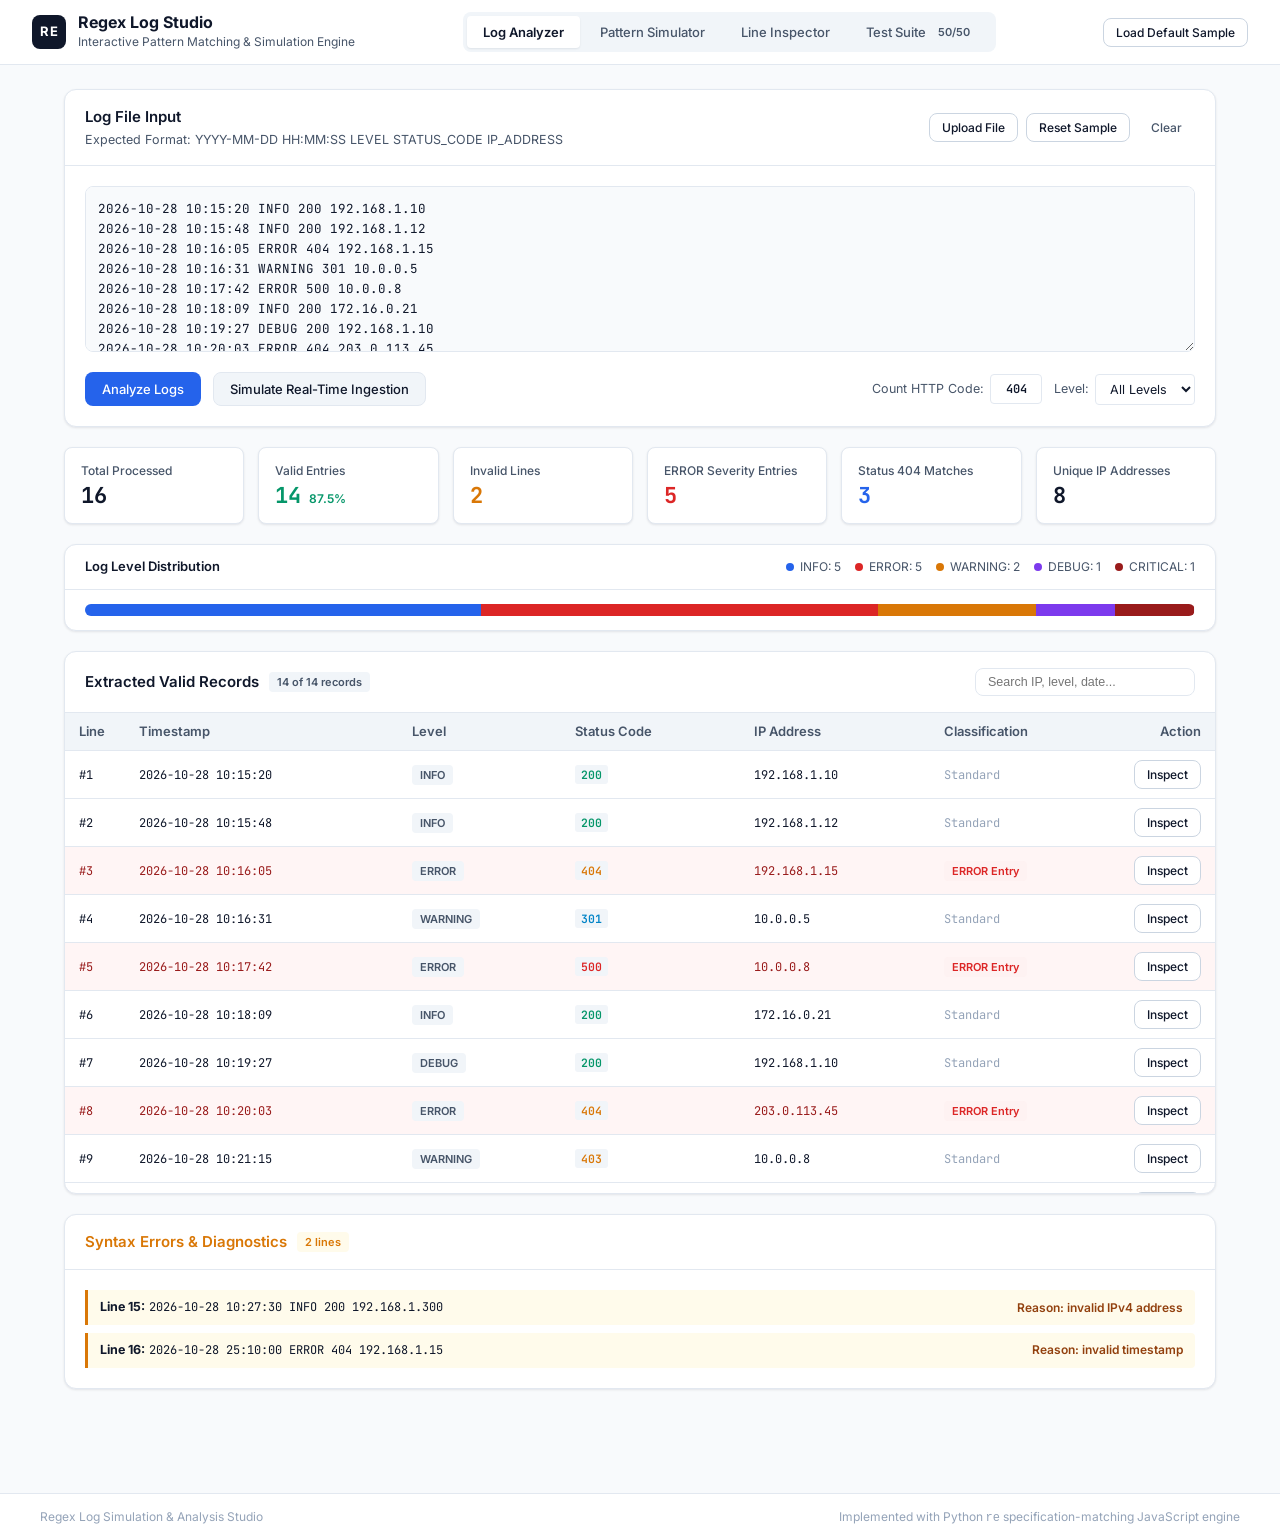
<file: index.html>
<!DOCTYPE html>
<html lang="en">
<head>
  <meta charset="UTF-8">
  <meta name="viewport" content="width=device-width, initial-scale=1.0">
  <title>Regex Log Simulation & Analysis Studio</title>
  <link rel="preconnect" href="https://fonts.googleapis.com">
  <link rel="preconnect" href="https://fonts.gstatic.com" crossorigin>
  <link href="https://fonts.googleapis.com/css2?family=Inter:wght@400;500;600;700&family=JetBrains+Mono:wght@400;500;600&display=swap" rel="stylesheet">
  <link rel="stylesheet" href="style.css">
</head>
<body>

  <!-- Top Navigation Header -->
  <header class="navbar">
    <div class="nav-brand">
      <div class="brand-mark">RE</div>
      <div class="brand-text">
        <h1 class="brand-title">Regex Log Studio</h1>
        <p class="brand-tagline">Interactive Pattern Matching & Simulation Engine</p>
      </div>
    </div>

    <div class="nav-links" role="tablist">
      <button class="nav-tab active" data-tab="analyzer" role="tab" aria-selected="true">
        Log Analyzer
      </button>
      <button class="nav-tab" data-tab="simulator" role="tab" aria-selected="false">
        Pattern Simulator
      </button>
      <button class="nav-tab" data-tab="inspector" data-tab="inspector" role="tab" aria-selected="false">
        Line Inspector
      </button>
      <button class="nav-tab" data-tab="tests" role="tab" aria-selected="false">
        Test Suite <span class="tab-chip" id="test-chip-count">50/50</span>
      </button>
    </div>

    <div class="nav-actions">
      <button id="btn-quick-sample" class="btn btn-outline btn-sm">Load Default Sample</button>
    </div>
  </header>

  <!-- Main Content Body -->
  <main class="page-container">

    <!-- ==================== TAB 1: LOG ANALYZER ==================== -->
    <section id="tab-analyzer" class="view-panel active">
      
      <!-- Input Panel -->
      <div class="panel">
        <div class="panel-header">
          <div>
            <h2 class="panel-title">Log File Input</h2>
            <p class="panel-desc">Expected Format: YYYY-MM-DD HH:MM:SS LEVEL STATUS_CODE IP_ADDRESS</p>
          </div>
          <div class="panel-actions">
            <button id="btn-upload-file" class="btn btn-outline btn-sm">Upload File</button>
            <input type="file" id="file-input" accept=".txt,.log" class="hidden-input">
            <button id="btn-reset-sample" class="btn btn-outline btn-sm">Reset Sample</button>
            <button id="btn-clear-input" class="btn btn-ghost btn-sm">Clear</button>
          </div>
        </div>

        <div class="panel-body">
          <textarea id="log-input" class="code-editor" rows="7" spellcheck="false" placeholder="Paste or type log entries here..."></textarea>
          
          <div class="filter-toolbar">
            <div class="toolbar-left">
              <button id="btn-analyze" class="btn btn-primary">Analyze Logs</button>
              <button id="btn-simulate-stream" class="btn btn-secondary">
                <span id="stream-btn-text">Simulate Real-Time Ingestion</span>
              </button>
            </div>

            <div class="toolbar-right">
              <div class="field-inline">
                <label for="input-target-code">Count HTTP Code:</label>
                <input type="text" id="input-target-code" value="404" maxlength="3" class="input-inline">
              </div>

              <div class="field-inline">
                <label for="select-level-filter">Level:</label>
                <select id="select-level-filter" class="select-inline">
                  <option value="ALL">All Levels</option>
                  <option value="INFO">INFO</option>
                  <option value="ERROR">ERROR</option>
                  <option value="WARNING">WARNING</option>
                  <option value="DEBUG">DEBUG</option>
                  <option value="CRITICAL">CRITICAL</option>
                </select>
              </div>
            </div>
          </div>
        </div>
      </div>

      <!-- Real-time Ingestion Progress Bar (Active only during stream) -->
      <div id="stream-banner" class="stream-banner hidden">
        <div class="stream-meta">
          <span>Processing line <b id="stream-line-cur">0</b> of <b id="stream-line-total">0</b></span>
          <span class="pill pill-info">Ingesting Stream</span>
        </div>
        <div class="progress-track">
          <div id="stream-progress-bar" class="progress-fill" style="width: 0%;"></div>
        </div>
      </div>

      <!-- Summary Metrics Grid -->
      <div class="metrics-row">
        <div class="metric-box">
          <span class="metric-label">Total Processed</span>
          <span class="metric-number" id="stat-total">16</span>
        </div>

        <div class="metric-box">
          <span class="metric-label">Valid Entries</span>
          <div class="metric-group">
            <span class="metric-number text-success" id="stat-valid">14</span>
            <span class="metric-sub text-success" id="stat-valid-rate">87.5%</span>
          </div>
        </div>

        <div class="metric-box">
          <span class="metric-label">Invalid Lines</span>
          <span class="metric-number text-warning" id="stat-invalid">2</span>
        </div>

        <div class="metric-box">
          <span class="metric-label">ERROR Severity Entries</span>
          <span class="metric-number text-danger" id="stat-errors">5</span>
        </div>

        <div class="metric-box">
          <span class="metric-label" id="stat-code-title">Status 404 Matches</span>
          <span class="metric-number text-primary" id="stat-code-count">3</span>
        </div>

        <div class="metric-box">
          <span class="metric-label">Unique IP Addresses</span>
          <span class="metric-number" id="stat-unique-ips">8</span>
        </div>
      </div>

      <!-- Level Distribution Bar -->
      <div class="panel">
        <div class="panel-header compact">
          <h3 class="panel-title-sm">Log Level Distribution</h3>
          <div id="level-legend" class="level-legend"></div>
        </div>
        <div class="panel-body compact">
          <div id="distribution-track" class="distribution-track"></div>
        </div>
      </div>

      <!-- Parsed Records Table -->
      <div class="panel">
        <div class="panel-header">
          <div class="title-with-count">
            <h3 class="panel-title">Extracted Valid Records</h3>
            <span class="badge" id="table-count-badge">14 records</span>
          </div>
          <div class="search-wrap">
            <input type="text" id="table-search" placeholder="Search IP, level, date..." class="input-search">
          </div>
        </div>

        <div class="table-wrap">
          <table class="data-table" id="table-records">
            <thead>
              <tr>
                <th style="width: 60px;">Line</th>
                <th>Timestamp</th>
                <th>Level</th>
                <th>Status Code</th>
                <th>IP Address</th>
                <th>Classification</th>
                <th style="width: 80px; text-align: right;">Action</th>
              </tr>
            </thead>
            <tbody id="table-records-body">
              <!-- Rendered via JS -->
            </tbody>
          </table>
        </div>
      </div>

      <!-- Invalid Lines Diagnostic Report -->
      <div class="panel" id="invalid-panel">
        <div class="panel-header">
          <div class="title-with-count">
            <h3 class="panel-title text-warning">Syntax Errors & Diagnostics</h3>
            <span class="badge badge-warning" id="invalid-count-badge">2 lines</span>
          </div>
        </div>
        <div class="panel-body">
          <div id="invalid-list" class="invalid-list">
            <!-- Rendered via JS -->
          </div>
        </div>
      </div>

    </section>

    <!-- ==================== TAB 2: PATTERN SIMULATOR ==================== -->
    <section id="tab-simulator" class="view-panel">
      <div class="panel">
        <div class="panel-header">
          <div>
            <h2 class="panel-title">Interactive Regular Expression Simulator</h2>
            <p class="panel-desc">Select any of the 5 regular expressions to inspect its structure and simulate test inputs live.</p>
          </div>
        </div>

        <div class="panel-body">
          <!-- Pattern Selector Tabs -->
          <div class="pattern-selector-bar">
            <button class="pattern-btn active" data-pattern-id="1">Regex 1: Timestamp</button>
            <button class="pattern-btn" data-pattern-id="2">Regex 2: IPv4 Address</button>
            <button class="pattern-btn" data-pattern-id="3">Regex 3: Log Level</button>
            <button class="pattern-btn" data-pattern-id="4">Regex 4: HTTP Status</button>
            <button class="pattern-btn" data-pattern-id="5">Regex 5: Error Entry</button>
          </div>

          <!-- Active Pattern Information Card -->
          <div class="pattern-spec-card">
            <div class="spec-row">
              <span class="spec-label">Pattern Name:</span>
              <span class="spec-value" id="sim-pat-name">Regex 1: Timestamp</span>
            </div>
            <div class="spec-row">
              <span class="spec-label">Formal Regular Expression:</span>
              <code class="spec-code" id="sim-pat-regex">\d{4}-(0[1-9]|1[0-2])-(0[1-9]|[12]\d|3[01]) ([01]\d|2[0-3]):[0-5]\d:[0-5]\d</code>
            </div>
            <div class="spec-row">
              <span class="spec-label">Explanation:</span>
              <span class="spec-desc" id="sim-pat-desc">Matches strict ISO dates (YYYY-MM-DD) with valid calendar months (01-12), valid days (01-31), and 24-hour time (00:00:00 to 23:59:59).</span>
            </div>
          </div>

          <!-- Live Input Test Bench -->
          <div class="sim-testbench">
            <label for="sim-test-input" class="field-label">Test Input String:</label>
            <div class="sim-input-row">
              <input type="text" id="sim-test-input" class="input-code" value="2026-10-28 10:15:20" spellcheck="false">
              <div id="sim-result-indicator" class="result-indicator valid">MATCH</div>
            </div>

            <!-- Quick Presets -->
            <div class="preset-row">
              <span class="preset-label">Quick Samples:</span>
              <div id="sim-preset-chips" class="preset-chips"></div>
            </div>

            <!-- Detailed Match Diagnostics -->
            <div class="sim-diagnostic-card" id="sim-diagnostic-card">
              <div class="diag-header">
                <span class="diag-title">Simulation Breakdown</span>
                <span id="sim-diag-status" class="diag-status text-success">Valid string recognized by regex</span>
              </div>
              <p id="sim-diag-detail" class="diag-detail">The input strictly satisfies every component of the formal pattern.</p>
            </div>
          </div>
        </div>
      </div>
    </section>

    <!-- ==================== TAB 3: SINGLE LINE INSPECTOR ==================== -->
    <section id="tab-inspector" class="view-panel">
      <div class="panel">
        <div class="panel-header">
          <div>
            <h2 class="panel-title">Single Line Inspector & Field Validator</h2>
            <p class="panel-desc">Verifies complete log lines and tests each component against its sub-expression.</p>
          </div>
        </div>

        <div class="panel-body">
          <div class="inspector-box">
            <label for="inspector-line-input" class="field-label">Log Line to Inspect:</label>
            <div class="inspector-input-row">
              <input type="text" id="inspector-line-input" class="input-code input-lg" value="2026-10-28 10:16:05 ERROR 404 192.168.1.15" spellcheck="false">
              <button id="btn-inspect-action" class="btn btn-primary">Validate</button>
            </div>

            <div class="preset-row">
              <span class="preset-label">Test Presets:</span>
              <div class="preset-chips">
                <button class="chip-btn" data-preset="2026-10-28 10:15:20 INFO 200 192.168.1.10">Valid INFO</button>
                <button class="chip-btn" data-preset="2026-10-28 10:16:31 WARNING 301 10.0.0.5">Valid WARNING</button>
                <button class="chip-btn" data-preset="2026-10-28 10:17:42 ERROR 500 10.0.0.8">Valid ERROR (500)</button>
                <button class="chip-btn" data-preset="2026-10-28 10:15:20 INFO 200 192.168.1.300">Invalid IP (300)</button>
                <button class="chip-btn" data-preset="2026-10-28 25:10:00 ERROR 404 192.168.1.15">Invalid Hour (25)</button>
                <button class="chip-btn" data-preset="2026-10-28 10:15:20 FATAL 200 192.168.1.10">Invalid Level (FATAL)</button>
              </div>
            </div>
          </div>

          <!-- Overall Result Banner -->
          <div id="inspector-banner" class="status-banner valid">
            <div class="banner-badge" id="inspector-badge">VALID</div>
            <div class="banner-text">
              <h4 class="banner-heading" id="inspector-heading">Valid Log Record</h4>
              <p class="banner-sub" id="inspector-sub">All components match their respective regular expressions.</p>
            </div>
          </div>

          <!-- Component Field Cards -->
          <div class="field-validation-grid">
            <div class="field-card" id="fcard-ts">
              <div class="fcard-header">
                <span class="fcard-tag">Regex 1</span>
                <span class="fcard-status text-success" id="fstatus-ts">Valid</span>
              </div>
              <span class="fcard-name">Timestamp</span>
              <code class="fcard-val" id="fval-ts">2026-10-28 10:16:05</code>
              <span class="fcard-note" id="fnote-ts">Valid date & time syntax</span>
            </div>

            <div class="field-card" id="fcard-level">
              <div class="fcard-header">
                <span class="fcard-tag">Regex 3</span>
                <span class="fcard-status text-success" id="fstatus-level">Valid</span>
              </div>
              <span class="fcard-name">Log Level</span>
              <code class="fcard-val" id="fval-level">ERROR</code>
              <span class="fcard-note" id="fnote-level">Recognized severity level</span>
            </div>

            <div class="field-card" id="fcard-code">
              <div class="fcard-header">
                <span class="fcard-tag">Regex 4</span>
                <span class="fcard-status text-success" id="fstatus-code">Valid</span>
              </div>
              <span class="fcard-name">Status Code</span>
              <code class="fcard-val" id="fval-code">404</code>
              <span class="fcard-note" id="fnote-code">Standard 100-599 range</span>
            </div>

            <div class="field-card" id="fcard-ip">
              <div class="fcard-header">
                <span class="fcard-tag">Regex 2</span>
                <span class="fcard-status text-success" id="fstatus-ip">Valid</span>
              </div>
              <span class="fcard-name">IPv4 Address</span>
              <code class="fcard-val" id="fval-ip">192.168.1.15</code>
              <span class="fcard-note" id="fnote-ip">Octets 0-255 without leading zero</span>
            </div>

            <div class="field-card" id="fcard-error">
              <div class="fcard-header">
                <span class="fcard-tag">Regex 5</span>
                <span class="fcard-status text-danger" id="fstatus-error">Matched</span>
              </div>
              <span class="fcard-name">Error Entry Rule</span>
              <code class="fcard-val" id="fval-error">YES</code>
              <span class="fcard-note" id="fnote-error">High-priority ERROR line</span>
            </div>
          </div>
        </div>
      </div>
    </section>

    <!-- ==================== TAB 4: 50 TEST CASES ==================== -->
    <section id="tab-tests" class="view-panel">
      <div class="panel">
        <div class="panel-header">
          <div>
            <h2 class="panel-title">Verification Test Suite (50 Scenarios)</h2>
            <p class="panel-desc">5 Regular Expressions × (5 Valid + 5 Invalid) = 50 automated test cases.</p>
          </div>
          <div class="panel-actions">
            <button id="btn-run-all-tests" class="btn btn-primary btn-sm">Run All 50 Tests</button>
          </div>
        </div>

        <div class="panel-body">
          <!-- Filter Tabs -->
          <div class="test-filter-bar">
            <button class="test-tab-btn active" data-suite="all">All Tests (50)</button>
            <button class="test-tab-btn" data-suite="1">Regex 1: Timestamp (10)</button>
            <button class="test-tab-btn" data-suite="2">Regex 2: IPv4 (10)</button>
            <button class="test-tab-btn" data-suite="3">Regex 3: Level (10)</button>
            <button class="test-tab-btn" data-suite="4">Regex 4: Status (10)</button>
            <button class="test-tab-btn" data-suite="5">Regex 5: Error Entry (10)</button>
          </div>

          <!-- Test Summary Cards -->
          <div class="test-score-row">
            <div class="score-box">
              <span class="score-title">Passed Cases</span>
              <span class="score-figure text-success" id="test-passed-stat">50 / 50</span>
            </div>
            <div class="score-box">
              <span class="score-title">Pass Rate</span>
              <span class="score-figure text-primary" id="test-rate-stat">100.0%</span>
            </div>
            <div class="score-box">
              <span class="score-title">Failed Cases</span>
              <span class="score-figure text-muted" id="test-failed-stat">0</span>
            </div>
          </div>

          <!-- Test Table -->
          <div class="table-wrap">
            <table class="data-table" id="table-tests">
              <thead>
                <tr>
                  <th style="width: 50px;">#</th>
                  <th>Regex Name</th>
                  <th>Input String</th>
                  <th>Expected</th>
                  <th>Actual</th>
                  <th>Note</th>
                  <th style="width: 80px;">Result</th>
                </tr>
              </thead>
              <tbody id="table-tests-body">
                <!-- Rendered via JS -->
              </tbody>
            </table>
          </div>
        </div>
      </div>
    </section>

  </main>

  <!-- Clean Footer -->
  <footer class="footer">
    <div class="footer-wrap">
      <span>Regex Log Simulation & Analysis Studio</span>
      <span>Implemented with Python <code>re</code> specification-matching JavaScript engine</span>
    </div>
  </footer>

  <script src="app.js"></script>
</body>
</html>
</file>
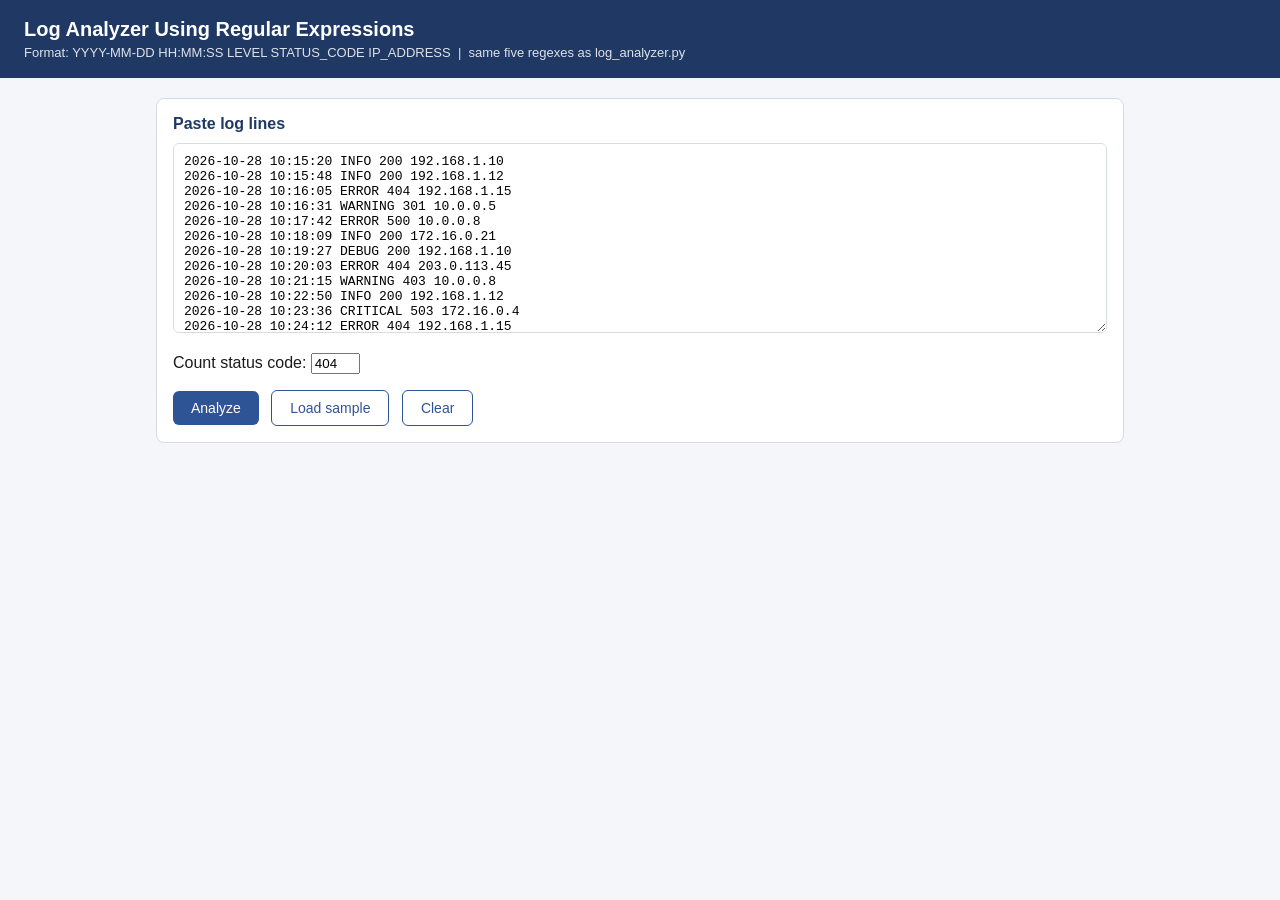
<file: log_analyzer.html>
<!DOCTYPE html>
<html lang="en">
<head>
<meta charset="UTF-8">
<meta name="viewport" content="width=device-width, initial-scale=1">
<title>Log Analyzer Using Regular Expressions</title>
<style>
  :root { --navy:#1F3864; --blue:#2F5496; --bg:#F4F6FA; --line:#D5DBE7; --err:#C00000; }
  * { box-sizing: border-box; }
  body { margin:0; font-family: "Segoe UI", Arial, sans-serif; background:var(--bg); color:#1b1b1b; }
  header { background:var(--navy); color:#fff; padding:18px 24px; }
  header h1 { margin:0; font-size:20px; }
  header p { margin:4px 0 0; font-size:13px; opacity:.85; }
  main { max-width:1000px; margin:20px auto; padding:0 16px 40px; }
  .card { background:#fff; border:1px solid var(--line); border-radius:8px; padding:16px; margin-bottom:16px; }
  textarea { width:100%; height:190px; font-family: Consolas, "Courier New", monospace; font-size:13px; padding:10px; border:1px solid var(--line); border-radius:6px; resize:vertical; }
  button { background:var(--blue); color:#fff; border:0; border-radius:6px; padding:9px 18px; font-size:14px; cursor:pointer; margin-right:8px; }
  button.secondary { background:#fff; color:var(--blue); border:1px solid var(--blue); }
  .stats { display:grid; grid-template-columns:repeat(auto-fit,minmax(130px,1fr)); gap:10px; }
  .stat { background:var(--bg); border-radius:6px; padding:10px; text-align:center; }
  .stat b { display:block; font-size:22px; color:var(--navy); }
  .stat span { font-size:12px; color:#555; }
  table { width:100%; border-collapse:collapse; font-size:13px; }
  th { background:var(--navy); color:#fff; text-align:left; padding:7px 9px; }
  td { padding:6px 9px; border-bottom:1px solid var(--line); font-family: Consolas, monospace; }
  tr.error td { background:#FDE9E9; color:var(--err); font-weight:600; }
  .bad { background:#FFF4E5; border-left:4px solid #E08A00; padding:8px 10px; margin:6px 0; font-family:Consolas,monospace; font-size:13px; }
  h2 { font-size:16px; color:var(--navy); margin:0 0 10px; }
  .hidden { display:none; }
  code { font-family:Consolas,monospace; }
</style>
</head>
<body>
<header>
  <h1>Log Analyzer Using Regular Expressions</h1>
  <p>Format: YYYY-MM-DD HH:MM:SS LEVEL STATUS_CODE IP_ADDRESS &nbsp;|&nbsp; same five regexes as log_analyzer.py</p>
</header>
<main>
  <div class="card">
    <h2>Paste log lines</h2>
    <textarea id="input" spellcheck="false"></textarea>
    <p>
      <label>Count status code: <input id="code" value="404" size="4"></label>
    </p>
    <button id="analyze">Analyze</button>
    <button id="sample" class="secondary">Load sample</button>
    <button id="clear" class="secondary">Clear</button>
  </div>

  <div id="results" class="hidden">
    <div class="card"><h2>Summary</h2><div class="stats" id="stats"></div></div>
    <div class="card"><h2>Extracted records (ERROR rows highlighted)</h2>
      <table><thead><tr><th>Line</th><th>Timestamp</th><th>Level</th><th>Code</th><th>IP address</th></tr></thead><tbody id="rows"></tbody></table>
    </div>
    <div class="card"><h2>Invalid lines</h2><div id="invalid"></div></div>
  </div>
</main>

<script>
// ---------- CORE (same patterns as log_analyzer.py) ----------
const TIMESTAMP = String.raw`\d{4}-(0[1-9]|1[0-2])-(0[1-9]|[12]\d|3[01]) ([01]\d|2[0-3]):[0-5]\d:[0-5]\d`;
const OCTET = String.raw`(25[0-5]|2[0-4]\d|1\d\d|[1-9]?\d)`;
const IPV4 = '(' + OCTET + String.raw`\.){3}` + OCTET;
const LEVEL = String.raw`\b(DEBUG|INFO|WARNING|ERROR|CRITICAL)\b`;
const STATUS = String.raw`[1-5]\d{2}`;
const ERROR_ENTRY = '^' + TIMESTAMP + ' ERROR ' + STATUS + ' ' + IPV4 + '$';
const LINE = new RegExp('^(?<ts>' + TIMESTAMP + ') (?<level>' + LEVEL + ') (?<code>' + STATUS + ') (?<ip>' + IPV4 + ')$');
const ERROR_RE = new RegExp(ERROR_ENTRY);
const full = (p, s) => new RegExp('^(?:' + p + ')$').test(s);

function diagnose(line) {
  const parts = line.split(' ');
  if (parts.length !== 5) return 'expected 5 fields: date time level code ip';
  if (!full(TIMESTAMP, parts[0] + ' ' + parts[1])) return 'invalid timestamp';
  if (!full(LEVEL, parts[2])) return 'unknown log level';
  if (!full(STATUS, parts[3])) return 'invalid status code';
  if (!full(IPV4, parts[4])) return 'invalid IPv4 address';
  return 'does not match the log format';
}

function analyse(text, wantedCode) {
  const lines = text.split('\n').map(l => l.replace(/\r$/, '')).filter(l => l.trim() !== '');
  const records = [], invalid = [], levels = {};
  let errors = 0;
  lines.forEach((line, i) => {
    const m = LINE.exec(line);
    if (m) {
      const isErr = ERROR_RE.test(line);
      if (isErr) errors++;
      levels[m.groups.level] = (levels[m.groups.level] || 0) + 1;
      records.push({ n: i + 1, ts: m.groups.ts, level: m.groups.level, code: m.groups.code, ip: m.groups.ip, isErr });
    } else {
      invalid.push({ n: i + 1, line, reason: diagnose(line) });
    }
  });
  return {
    total: lines.length, records, invalid, errors, levels,
    withCode: records.filter(r => r.code === wantedCode).length,
    uniqueIps: new Set(records.map(r => r.ip)).size
  };
}
// ---------- END CORE ----------

const SAMPLE = `2026-10-28 10:15:20 INFO 200 192.168.1.10
2026-10-28 10:15:48 INFO 200 192.168.1.12
2026-10-28 10:16:05 ERROR 404 192.168.1.15
2026-10-28 10:16:31 WARNING 301 10.0.0.5
2026-10-28 10:17:42 ERROR 500 10.0.0.8
2026-10-28 10:18:09 INFO 200 172.16.0.21
2026-10-28 10:19:27 DEBUG 200 192.168.1.10
2026-10-28 10:20:03 ERROR 404 203.0.113.45
2026-10-28 10:21:15 WARNING 403 10.0.0.8
2026-10-28 10:22:50 INFO 200 192.168.1.12
2026-10-28 10:23:36 CRITICAL 503 172.16.0.4
2026-10-28 10:24:12 ERROR 404 192.168.1.15
2026-10-28 10:25:44 INFO 304 10.0.0.5
2026-10-28 10:26:58 ERROR 500 172.16.0.21
2026-10-28 10:27:30 INFO 200 192.168.1.300
2026-10-28 25:10:00 ERROR 404 192.168.1.15`;

const $ = id => document.getElementById(id);
function esc(s) { return s.replace(/[&<>]/g, c => ({ '&': '&amp;', '<': '&lt;', '>': '&gt;' }[c])); }

function render() {
  const wanted = $('code').value.trim() || '404';
  const r = analyse($('input').value, wanted);
  const stat = (v, l) => `<div class="stat"><b>${v}</b><span>${l}</span></div>`;
  $('stats').innerHTML =
    stat(r.total, 'lines processed') + stat(r.records.length, 'valid lines') + stat(r.invalid.length, 'invalid lines') +
    stat(r.errors, 'ERROR entries') + stat(r.withCode, 'entries with code ' + esc(wanted)) + stat(r.uniqueIps, 'unique IPs');
  $('rows').innerHTML = r.records.map(x =>
    `<tr class="${x.isErr ? 'error' : ''}"><td>${x.n}</td><td>${x.ts}</td><td>${x.level}</td><td>${x.code}</td><td>${x.ip}</td></tr>`).join('');
  $('invalid').innerHTML = r.invalid.length
    ? r.invalid.map(x => `<div class="bad">line ${x.n}: ${esc(x.line)} &rarr; <b>${x.reason}</b></div>`).join('')
    : '<p>No invalid lines.</p>';
  $('results').classList.remove('hidden');
}

$('analyze').onclick = render;
$('sample').onclick = () => { $('input').value = SAMPLE; render(); };
$('clear').onclick = () => { $('input').value = ''; $('results').classList.add('hidden'); };
$('input').value = SAMPLE;
</script>
</body>
</html>
</file>
<file: style.css>
/* ===================================================================
   Regex Log Studio - Minimalist & Modern Light Theme Stylesheet
   =================================================================== */

:root {
  --bg-page: #f8fafc;
  --bg-card: #ffffff;
  --bg-subtle: #f1f5f9;
  --bg-code: #f8fafc;

  --border-light: #e2e8f0;
  --border-medium: #cbd5e1;
  --border-focus: #2563eb;

  --text-main: #0f172a;
  --text-muted: #475569;
  --text-soft: #94a3b8;

  --color-primary: #2563eb;
  --color-primary-hover: #1d4ed8;
  --color-success: #059669;
  --color-warning: #d97706;
  --color-danger: #dc2626;
  --color-info: #0284c7;

  --badge-bg-success: #ecfdf5;
  --badge-bg-warning: #fffbeb;
  --badge-bg-danger: #fef2f2;
  --badge-bg-info: #f0f9ff;
  --badge-bg-neutral: #f1f5f9;

  --font-sans: 'Inter', -apple-system, BlinkMacSystemFont, 'Segoe UI', Roboto, sans-serif;
  --font-mono: 'JetBrains Mono', Consolas, 'Courier New', monospace;

  --radius-sm: 4px;
  --radius-md: 8px;
  --radius-lg: 12px;

  --shadow-card: 0 1px 3px rgba(15, 23, 42, 0.06), 0 1px 2px rgba(15, 23, 42, 0.04);
}

/* Reset */
*, *::before, *::after {
  box-sizing: border-box;
  margin: 0;
  padding: 0;
}

body {
  font-family: var(--font-sans);
  background-color: var(--bg-page);
  color: var(--text-main);
  line-height: 1.5;
  -webkit-font-smoothing: antialiased;
  min-height: 100vh;
  display: flex;
  flex-direction: column;
}

/* Helpers */
.text-success { color: var(--color-success) !important; }
.text-warning { color: var(--color-warning) !important; }
.text-danger { color: var(--color-danger) !important; }
.text-primary { color: var(--color-primary) !important; }
.text-muted { color: var(--text-soft) !important; }
.hidden-input { display: none !important; }
.hidden { display: none !important; }

/* Header */
.navbar {
  background: #ffffff;
  border-bottom: 1px solid var(--border-light);
  padding: 12px 32px;
  display: flex;
  align-items: center;
  justify-content: space-between;
  gap: 20px;
  position: sticky;
  top: 0;
  z-index: 40;
}

.nav-brand {
  display: flex;
  align-items: center;
  gap: 12px;
}

.brand-mark {
  width: 34px;
  height: 34px;
  border-radius: var(--radius-md);
  background: var(--text-main);
  color: #ffffff;
  font-weight: 700;
  font-size: 13px;
  display: flex;
  align-items: center;
  justify-content: center;
  letter-spacing: 0.5px;
}

.brand-title {
  font-size: 16px;
  font-weight: 700;
  color: var(--text-main);
  line-height: 1.2;
}

.brand-tagline {
  font-size: 12px;
  color: var(--text-muted);
}

/* Nav Tabs */
.nav-links {
  display: flex;
  gap: 4px;
  background: var(--bg-subtle);
  padding: 4px;
  border-radius: var(--radius-md);
}

.nav-tab {
  background: transparent;
  border: 0;
  color: var(--text-muted);
  font-family: var(--font-sans);
  font-size: 13px;
  font-weight: 500;
  padding: 7px 16px;
  border-radius: var(--radius-sm);
  cursor: pointer;
  transition: all 0.15s ease;
  display: inline-flex;
  align-items: center;
  gap: 6px;
}

.nav-tab:hover {
  color: var(--text-main);
}

.nav-tab.active {
  background: #ffffff;
  color: var(--text-main);
  font-weight: 600;
  box-shadow: 0 1px 2px rgba(15, 23, 42, 0.08);
}

.tab-chip {
  background: var(--bg-subtle);
  color: var(--text-muted);
  font-size: 11px;
  font-weight: 600;
  padding: 2px 6px;
  border-radius: 10px;
}

.nav-actions {
  display: flex;
  align-items: center;
}

/* Page Container */
.page-container {
  max-width: 1200px;
  width: 100%;
  margin: 24px auto;
  padding: 0 24px 60px;
  flex: 1;
}

.view-panel {
  display: none;
}

.view-panel.active {
  display: block;
}

/* Panels & Cards */
.panel {
  background: var(--bg-card);
  border: 1px solid var(--border-light);
  border-radius: var(--radius-lg);
  box-shadow: var(--shadow-card);
  margin-bottom: 20px;
  overflow: hidden;
}

.panel-header {
  padding: 16px 20px;
  border-bottom: 1px solid var(--border-light);
  display: flex;
  align-items: center;
  justify-content: space-between;
  flex-wrap: wrap;
  gap: 12px;
}

.panel-header.compact {
  padding: 12px 20px;
}

.panel-body {
  padding: 20px;
}

.panel-body.compact {
  padding: 14px 20px;
}

.panel-title {
  font-size: 15px;
  font-weight: 600;
  color: var(--text-main);
}

.panel-title-sm {
  font-size: 13px;
  font-weight: 600;
  color: var(--text-main);
}

.panel-desc {
  font-size: 12.5px;
  color: var(--text-muted);
  margin-top: 2px;
}

.panel-actions {
  display: flex;
  gap: 8px;
}

.title-with-count {
  display: flex;
  align-items: center;
  gap: 10px;
}

/* Buttons */
.btn {
  display: inline-flex;
  align-items: center;
  justify-content: center;
  gap: 6px;
  font-family: var(--font-sans);
  font-size: 13px;
  font-weight: 500;
  padding: 8px 16px;
  border-radius: var(--radius-md);
  border: 1px solid transparent;
  cursor: pointer;
  transition: all 0.15s ease;
}

.btn-sm {
  padding: 6px 12px;
  font-size: 12px;
}

.btn-primary {
  background: var(--color-primary);
  color: #ffffff;
}

.btn-primary:hover {
  background: var(--color-primary-hover);
}

.btn-secondary {
  background: var(--bg-subtle);
  color: var(--text-main);
  border-color: var(--border-light);
}

.btn-secondary:hover {
  background: #e2e8f0;
}

.btn-outline {
  background: #ffffff;
  color: var(--text-main);
  border-color: var(--border-medium);
}

.btn-outline:hover {
  background: var(--bg-subtle);
  border-color: var(--text-muted);
}

.btn-ghost {
  background: transparent;
  color: var(--text-muted);
}

.btn-ghost:hover {
  background: var(--bg-subtle);
  color: var(--text-main);
}

/* Textareas & Inputs */
.code-editor {
  width: 100%;
  font-family: var(--font-mono);
  font-size: 12.5px;
  line-height: 1.6;
  background: var(--bg-code);
  border: 1px solid var(--border-light);
  border-radius: var(--radius-md);
  padding: 12px;
  color: var(--text-main);
  outline: none;
  resize: vertical;
}

.code-editor:focus {
  border-color: var(--border-focus);
}

.input-code {
  font-family: var(--font-mono);
  font-size: 13px;
  background: var(--bg-code);
  border: 1px solid var(--border-light);
  border-radius: var(--radius-md);
  padding: 9px 12px;
  color: var(--text-main);
  outline: none;
}

.input-code:focus {
  border-color: var(--border-focus);
}

.input-lg {
  font-size: 14px;
  flex: 1;
}

.filter-toolbar {
  margin-top: 14px;
  display: flex;
  align-items: center;
  justify-content: space-between;
  flex-wrap: wrap;
  gap: 12px;
}

.toolbar-left, .toolbar-right {
  display: flex;
  align-items: center;
  gap: 12px;
  flex-wrap: wrap;
}

.field-inline {
  display: flex;
  align-items: center;
  gap: 6px;
  font-size: 12.5px;
  color: var(--text-muted);
}

.input-inline {
  width: 52px;
  padding: 6px 8px;
  font-family: var(--font-mono);
  font-size: 12px;
  font-weight: 600;
  text-align: center;
  border: 1px solid var(--border-light);
  border-radius: var(--radius-sm);
  background: #ffffff;
  color: var(--text-main);
}

.select-inline {
  padding: 6px 10px;
  font-family: var(--font-sans);
  font-size: 12.5px;
  border: 1px solid var(--border-light);
  border-radius: var(--radius-sm);
  background: #ffffff;
  color: var(--text-main);
  cursor: pointer;
}

.input-search {
  padding: 6px 12px;
  font-size: 12.5px;
  border: 1px solid var(--border-light);
  border-radius: var(--radius-md);
  background: #ffffff;
  color: var(--text-main);
  width: 220px;
}

/* Stream Banner */
.stream-banner {
  background: var(--badge-bg-info);
  border: 1px solid #bae6fd;
  border-radius: var(--radius-md);
  padding: 12px 18px;
  margin-bottom: 20px;
}

.stream-meta {
  display: flex;
  justify-content: space-between;
  align-items: center;
  font-size: 12.5px;
  color: var(--text-main);
  margin-bottom: 8px;
}

.progress-track {
  width: 100%;
  height: 5px;
  background: #e0f2fe;
  border-radius: 99px;
  overflow: hidden;
}

.progress-fill {
  height: 100%;
  background: var(--color-primary);
  border-radius: 99px;
  transition: width 0.2s ease;
}

/* Metrics Row */
.metrics-row {
  display: grid;
  grid-template-columns: repeat(auto-fit, minmax(170px, 1fr));
  gap: 14px;
  margin-bottom: 20px;
}

.metric-box {
  background: #ffffff;
  border: 1px solid var(--border-light);
  border-radius: var(--radius-md);
  padding: 14px 16px;
  box-shadow: var(--shadow-card);
}

.metric-label {
  display: block;
  font-size: 12px;
  color: var(--text-muted);
  font-weight: 500;
  margin-bottom: 4px;
}

.metric-group {
  display: flex;
  align-items: baseline;
  gap: 8px;
}

.metric-number {
  font-size: 22px;
  font-weight: 700;
  font-family: var(--font-mono);
  color: var(--text-main);
  line-height: 1.1;
}

.metric-sub {
  font-size: 12px;
  font-weight: 600;
}

/* Distribution Bar */
.distribution-track {
  height: 12px;
  background: var(--bg-subtle);
  border-radius: 6px;
  overflow: hidden;
  display: flex;
  width: 100%;
}

.dist-bar-seg {
  height: 100%;
  position: relative;
  transition: width 0.25s ease;
}

.dist-bar-seg:hover::after {
  content: attr(data-tip);
  position: absolute;
  bottom: 18px;
  left: 50%;
  transform: translateX(-50%);
  background: #1e293b;
  color: #ffffff;
  padding: 3px 6px;
  border-radius: 4px;
  font-size: 10px;
  white-space: nowrap;
  z-index: 10;
}

.level-legend {
  display: flex;
  gap: 14px;
  font-size: 12px;
  color: var(--text-muted);
}

.legend-point {
  display: flex;
  align-items: center;
  gap: 6px;
}

.legend-dot {
  width: 8px;
  height: 8px;
  border-radius: 50%;
}

/* Tables */
.table-wrap {
  overflow-x: auto;
  max-height: 480px;
}

.data-table {
  width: 100%;
  border-collapse: collapse;
  font-size: 13px;
  text-align: left;
}

.data-table th {
  background: var(--bg-subtle);
  color: var(--text-muted);
  font-weight: 600;
  padding: 9px 14px;
  border-bottom: 1px solid var(--border-light);
  white-space: nowrap;
  position: sticky;
  top: 0;
  z-index: 5;
}

.data-table td {
  padding: 9px 14px;
  border-bottom: 1px solid var(--border-light);
  font-family: var(--font-mono);
  font-size: 12px;
}

.data-table tr:hover {
  background: #f8fafc;
}

.data-table tr.row-danger {
  background: #fff5f5;
}

.data-table tr.row-danger td {
  color: #991b1b;
}

/* Badges & Pills */
.badge {
  display: inline-flex;
  align-items: center;
  font-size: 11px;
  font-weight: 600;
  padding: 2px 8px;
  border-radius: var(--radius-sm);
  background: var(--badge-bg-neutral);
  color: var(--text-muted);
  font-family: var(--font-sans);
}

.badge-info { background: var(--badge-bg-info); color: var(--color-info); }
.badge-success { background: var(--badge-bg-success); color: var(--color-success); }
.badge-warning { background: var(--badge-bg-warning); color: var(--color-warning); }
.badge-danger { background: var(--badge-bg-danger); color: var(--color-danger); }

.pill {
  font-size: 11px;
  font-weight: 600;
  padding: 2px 8px;
  border-radius: 12px;
}

.pill-info { background: var(--badge-bg-info); color: var(--color-info); }

.status-code-tag {
  font-family: var(--font-mono);
  font-weight: 600;
  font-size: 11.5px;
  padding: 2px 6px;
  border-radius: 3px;
  background: var(--bg-subtle);
}

.status-code-tag.c-2xx { color: var(--color-success); }
.status-code-tag.c-3xx { color: var(--color-info); }
.status-code-tag.c-4xx { color: var(--color-warning); }
.status-code-tag.c-5xx { color: var(--color-danger); }

/* Invalid Lines */
.invalid-list {
  display: flex;
  flex-direction: column;
  gap: 8px;
}

.invalid-item {
  background: var(--badge-bg-warning);
  border-left: 3px solid var(--color-warning);
  padding: 8px 12px;
  border-radius: 0 var(--radius-sm) var(--radius-sm) 0;
  display: flex;
  align-items: center;
  justify-content: space-between;
  gap: 12px;
  flex-wrap: wrap;
  font-size: 12.5px;
}

.invalid-code {
  font-family: var(--font-mono);
  font-size: 12px;
}

.invalid-reason {
  color: #92400e;
  font-weight: 600;
  font-size: 12px;
}

/* ==================== PATTERN SIMULATOR TAB ==================== */
.pattern-selector-bar {
  display: flex;
  gap: 8px;
  overflow-x: auto;
  margin-bottom: 16px;
}

.pattern-btn {
  background: var(--bg-subtle);
  border: 1px solid var(--border-light);
  color: var(--text-muted);
  font-family: var(--font-sans);
  font-size: 12.5px;
  font-weight: 500;
  padding: 7px 14px;
  border-radius: var(--radius-md);
  cursor: pointer;
  white-space: nowrap;
}

.pattern-btn:hover {
  color: var(--text-main);
  background: #e2e8f0;
}

.pattern-btn.active {
  background: var(--text-main);
  color: #ffffff;
  border-color: var(--text-main);
}

.pattern-spec-card {
  background: var(--bg-code);
  border: 1px solid var(--border-light);
  border-radius: var(--radius-md);
  padding: 16px;
  margin-bottom: 20px;
}

.spec-row {
  display: flex;
  flex-direction: column;
  margin-bottom: 10px;
}

.spec-row:last-child {
  margin-bottom: 0;
}

.spec-label {
  font-size: 11px;
  font-weight: 600;
  text-transform: uppercase;
  color: var(--text-soft);
  margin-bottom: 3px;
  letter-spacing: 0.5px;
}

.spec-value {
  font-size: 14px;
  font-weight: 600;
  color: var(--text-main);
}

.spec-code {
  font-family: var(--font-mono);
  font-size: 12.5px;
  color: var(--color-primary);
  background: #ffffff;
  border: 1px solid var(--border-light);
  padding: 6px 10px;
  border-radius: var(--radius-sm);
  word-break: break-all;
}

.spec-desc {
  font-size: 13px;
  color: var(--text-muted);
  line-height: 1.5;
}

.sim-testbench {
  background: #ffffff;
  border: 1px solid var(--border-light);
  border-radius: var(--radius-md);
  padding: 18px;
}

.field-label {
  display: block;
  font-size: 12.5px;
  font-weight: 600;
  color: var(--text-main);
  margin-bottom: 6px;
}

.sim-input-row {
  display: flex;
  gap: 12px;
  align-items: center;
  margin-bottom: 14px;
}

.sim-input-row .input-code {
  flex: 1;
}

.result-indicator {
  font-family: var(--font-mono);
  font-weight: 700;
  font-size: 13px;
  padding: 9px 18px;
  border-radius: var(--radius-md);
}

.result-indicator.valid {
  background: var(--badge-bg-success);
  color: var(--color-success);
  border: 1px solid #a7f3d0;
}

.result-indicator.invalid {
  background: var(--badge-bg-danger);
  color: var(--color-danger);
  border: 1px solid #fecaca;
}

.preset-row {
  display: flex;
  align-items: center;
  gap: 8px;
  flex-wrap: wrap;
  margin-bottom: 16px;
}

.preset-label {
  font-size: 12px;
  color: var(--text-soft);
}

.preset-chips {
  display: flex;
  gap: 6px;
  flex-wrap: wrap;
}

.chip-btn {
  background: var(--bg-subtle);
  border: 1px solid var(--border-light);
  color: var(--text-muted);
  font-family: var(--font-mono);
  font-size: 11.5px;
  padding: 4px 10px;
  border-radius: 4px;
  cursor: pointer;
}

.chip-btn:hover {
  background: #e2e8f0;
  color: var(--text-main);
}

.sim-diagnostic-card {
  background: var(--bg-code);
  border: 1px solid var(--border-light);
  border-radius: var(--radius-md);
  padding: 12px 16px;
}

.diag-header {
  display: flex;
  justify-content: space-between;
  align-items: center;
  margin-bottom: 4px;
}

.diag-title {
  font-size: 12px;
  font-weight: 600;
  color: var(--text-soft);
  text-transform: uppercase;
}

.diag-status {
  font-size: 12px;
  font-weight: 600;
}

.diag-detail {
  font-size: 12.5px;
  color: var(--text-muted);
}

/* ==================== LINE INSPECTOR TAB ==================== */
.inspector-box {
  margin-bottom: 18px;
}

.inspector-input-row {
  display: flex;
  gap: 10px;
  margin-bottom: 12px;
}

.status-banner {
  padding: 14px 18px;
  border-radius: var(--radius-md);
  display: flex;
  align-items: center;
  gap: 16px;
  margin-bottom: 20px;
}

.status-banner.valid {
  background: var(--badge-bg-success);
  border: 1px solid #a7f3d0;
}

.status-banner.invalid {
  background: var(--badge-bg-danger);
  border: 1px solid #fecaca;
}

.banner-badge {
  font-family: var(--font-mono);
  font-size: 13px;
  font-weight: 700;
  padding: 4px 10px;
  border-radius: var(--radius-sm);
}

.status-banner.valid .banner-badge {
  background: #059669;
  color: #ffffff;
}

.status-banner.invalid .banner-badge {
  background: #dc2626;
  color: #ffffff;
}

.banner-heading {
  font-size: 14px;
  font-weight: 600;
  color: var(--text-main);
}

.banner-sub {
  font-size: 12px;
  color: var(--text-muted);
}

.field-validation-grid {
  display: grid;
  grid-template-columns: repeat(auto-fit, minmax(200px, 1fr));
  gap: 12px;
}

.field-card {
  background: #ffffff;
  border: 1px solid var(--border-light);
  border-radius: var(--radius-md);
  padding: 14px;
  display: flex;
  flex-direction: column;
}

.field-card.is-valid {
  border-top: 3px solid var(--color-success);
}

.field-card.is-invalid {
  border-top: 3px solid var(--color-danger);
  background: #fffafa;
}

.fcard-header {
  display: flex;
  justify-content: space-between;
  align-items: center;
  margin-bottom: 4px;
}

.fcard-tag {
  font-size: 10px;
  font-weight: 600;
  text-transform: uppercase;
  color: var(--text-soft);
}

.fcard-status {
  font-size: 11.5px;
  font-weight: 600;
}

.fcard-name {
  font-size: 13px;
  font-weight: 600;
  color: var(--text-main);
  margin-bottom: 6px;
}

.fcard-val {
  font-family: var(--font-mono);
  font-size: 11.5px;
  background: var(--bg-code);
  border: 1px solid var(--border-light);
  padding: 4px 8px;
  border-radius: 4px;
  margin-bottom: 6px;
  word-break: break-all;
}

.fcard-note {
  font-size: 11px;
  color: var(--text-muted);
}

/* ==================== 50 TEST CASES TAB ==================== */
.test-filter-bar {
  display: flex;
  gap: 8px;
  overflow-x: auto;
  margin-bottom: 16px;
}

.test-tab-btn {
  background: var(--bg-subtle);
  border: 1px solid var(--border-light);
  color: var(--text-muted);
  font-family: var(--font-sans);
  font-size: 12px;
  font-weight: 500;
  padding: 6px 12px;
  border-radius: var(--radius-md);
  cursor: pointer;
  white-space: nowrap;
}

.test-tab-btn:hover {
  background: #e2e8f0;
  color: var(--text-main);
}

.test-tab-btn.active {
  background: var(--text-main);
  color: #ffffff;
  border-color: var(--text-main);
}

.test-score-row {
  display: grid;
  grid-template-columns: repeat(auto-fit, minmax(180px, 1fr));
  gap: 12px;
  margin-bottom: 16px;
}

.score-box {
  background: #ffffff;
  border: 1px solid var(--border-light);
  border-radius: var(--radius-md);
  padding: 12px 16px;
}

.score-title {
  display: block;
  font-size: 11.5px;
  color: var(--text-muted);
  margin-bottom: 2px;
}

.score-figure {
  font-size: 18px;
  font-weight: 700;
  font-family: var(--font-mono);
}

/* Footer */
.footer {
  background: #ffffff;
  border-top: 1px solid var(--border-light);
  padding: 14px 32px;
  font-size: 12px;
  color: var(--text-soft);
  margin-top: auto;
}

.footer-wrap {
  max-width: 1200px;
  margin: 0 auto;
  display: flex;
  justify-content: space-between;
  align-items: center;
  flex-wrap: wrap;
  gap: 12px;
}

/* Responsive */
@media (max-width: 768px) {
  .navbar {
    flex-direction: column;
    align-items: flex-start;
  }
  .nav-links {
    width: 100%;
    overflow-x: auto;
  }
  .filter-toolbar {
    flex-direction: column;
    align-items: stretch;
  }
}
</file>
